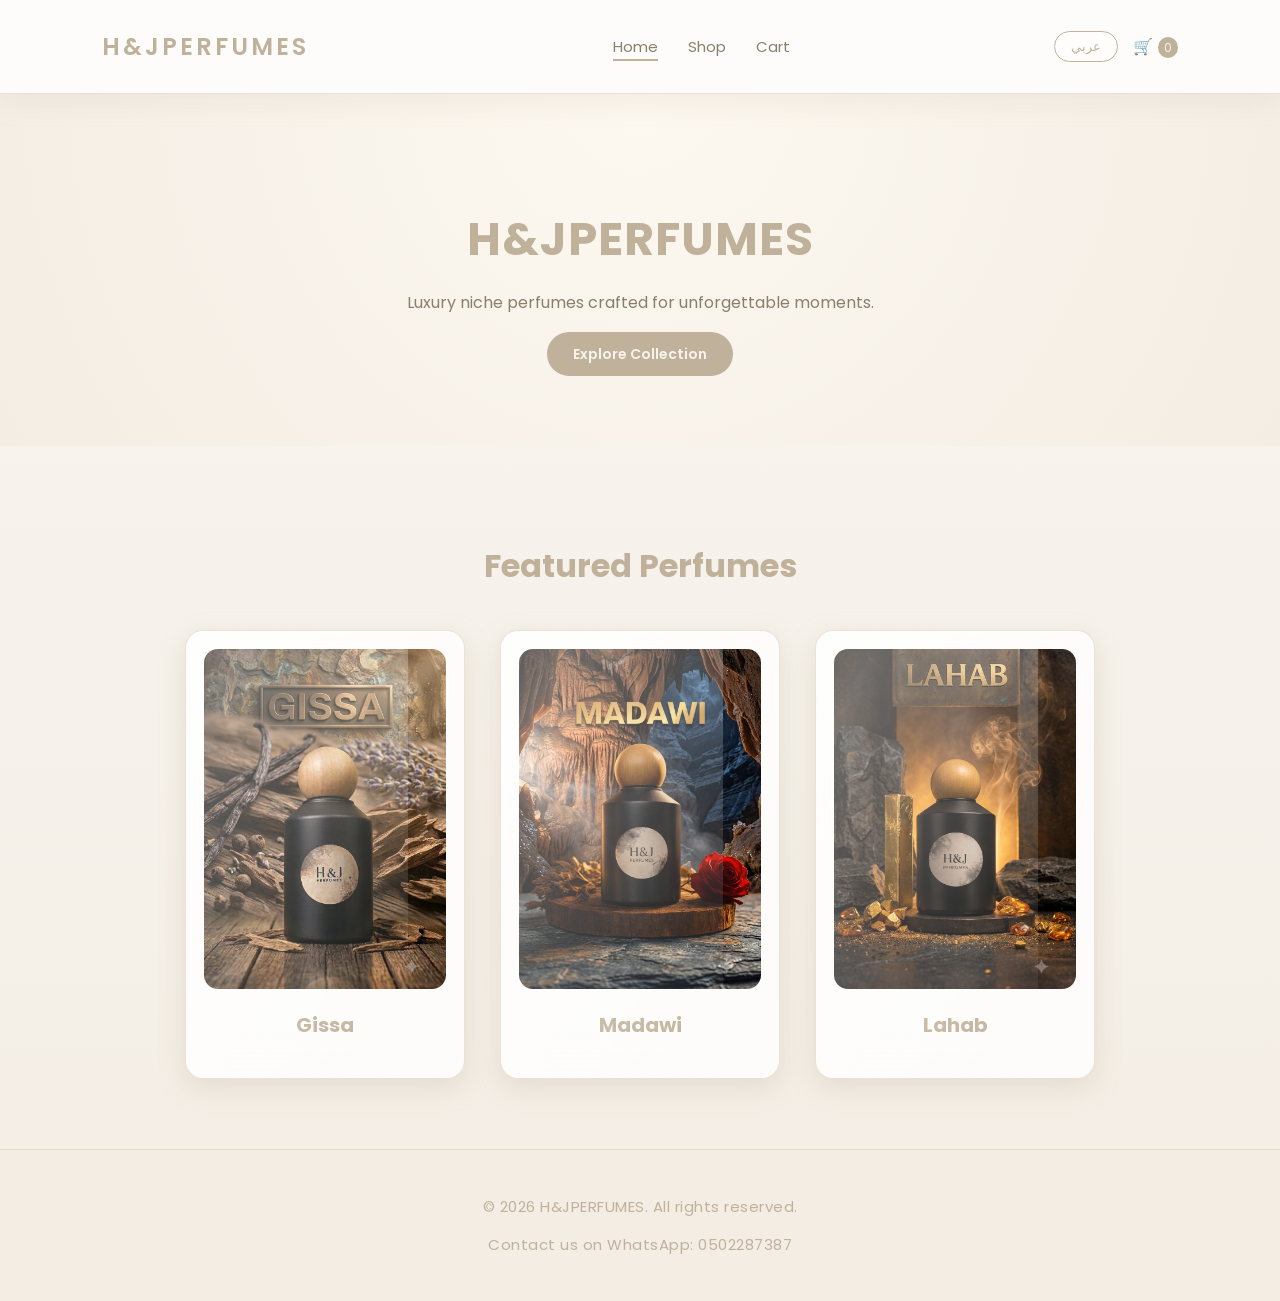
<file: index.html>
<!DOCTYPE html>
<html lang="en" dir="ltr">
<head>
    <meta charset="UTF-8">
    <title>H&JPERFUMES | Luxury Perfumes</title>
    <meta name="viewport" content="width=device-width, initial-scale=1.0">
    <link href="https://fonts.googleapis.com/css2?family=Poppins:wght@300;400;600;700&display=swap" rel="stylesheet">
    <link rel="stylesheet" href="style.css">
</head>

<body>

<!-- NAVBAR -->
<nav class="navbar">
    <div class="logo">H&JPERFUMES</div>

    <ul class="nav-links">
        <li><a href="index.html" class="active">Home</a></li>
        <li><a href="shop.html">Shop</a></li>
        <li><a href="cart.html">Cart</a></li>
    </ul>

    <div class="nav-right">
        <button class="lang-btn" onclick="setLang('ar')">عربي</button>

        <div class="icon cart" onclick="goToCart()">
            🛒<span id="cart-count">0</span>
        </div>
    </div>
</nav>


<!-- HERO SECTION -->
<header class="hero hero-dark">
    <div class="hero-text">
        <h1>H&JPERFUMES</h1>
        <p>Luxury niche perfumes crafted for unforgettable moments.</p>
        <a href="shop.html" class="btn-primary">Explore Collection</a>
    </div>
</header>


<!-- FEATURED PERFUMES -->
<section class="featured-showcase">
    <h2>Featured Perfumes</h2>

    <div class="featured-row">

        <div class="featured-item">
            <img src="gissa.png" alt="Gissa">
            <h3>Gissa</h3>
        </div>

        <div class="featured-item">
            <img src="madawi.png" alt="Madawi">
            <h3>Madawi</h3>
        </div>

        <div class="featured-item">
            <img src="lahab.png" alt="Lahab">
            <h3>Lahab</h3>
        </div>

    </div>
</section>


<!-- FOOTER -->
<footer class="footer">
    <p>© 2026 H&JPERFUMES. All rights reserved.</p>
    <p>
        <a href="https://wa.me/971502287387" target="_blank" class="whatsapp-link">
            Contact us on WhatsApp: 0502287387
        </a>
    </p>
</footer>

<script src="script.js"></script>
<script>
    initLanguage();
    updateCartCount();
</script>

</body>
</html>
</file>
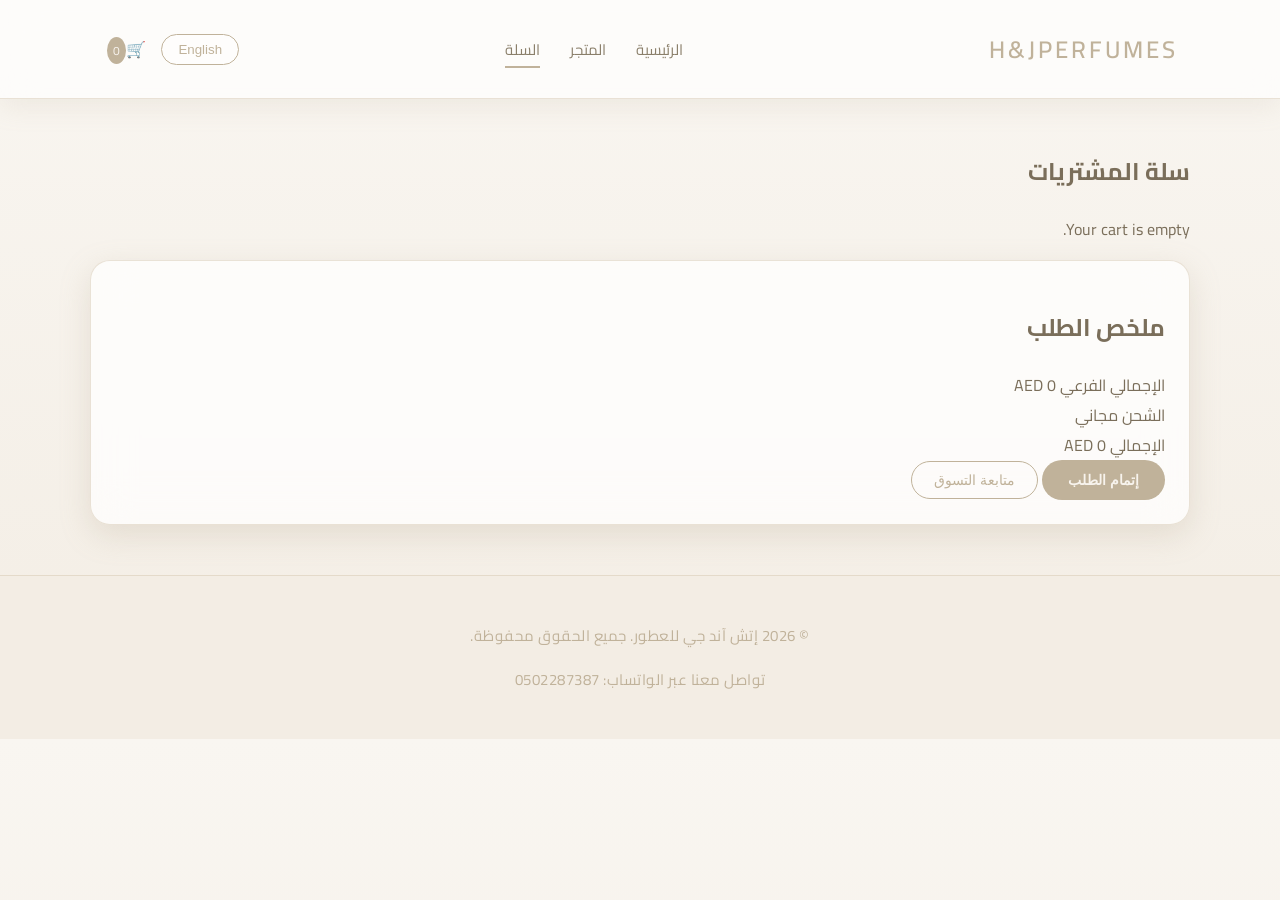
<file: cart-ar.html>
<!DOCTYPE html>
<html lang="ar" dir="rtl">
<head>
    <meta charset="UTF-8">
    <title>السلة | إتش آند جي للعطور</title>
    <meta name="viewport" content="width=device-width, initial-scale=1.0">
    <link href="https://fonts.googleapis.com/css2?family=Cairo:wght@400;600;700&display=swap" rel="stylesheet">
    <link rel="stylesheet" href="style.css">
</head>
<body class="rtl">

<!-- NAVBAR -->
<nav class="navbar">
    <div class="logo">H&JPERFUMES</div>

    <ul class="nav-links">
        <li><a href="index-ar.html">الرئيسية</a></li>
        <li><a href="shop-ar.html">المتجر</a></li>
        <li><a href="cart-ar.html" class="active">السلة</a></li>
    </ul>

    <div class="nav-right">
        <button class="lang-btn" onclick="setLang('en')">English</button>

        <div class="icon cart" onclick="goToCart()">
            🛒<span id="cart-count">0</span>
        </div>
    </div>
</nav>


<!-- CART PAGE -->
<section class="cart-page">
    <h1 class="cart-title">سلة المشتريات</h1>

    <div id="cart-items" class="cart-items"></div>

    <div class="cart-summary">
        <h2>ملخص الطلب</h2>

        <div class="summary-row">
            <span>الإجمالي الفرعي</span>
            <span id="cart-subtotal">0 درهم</span>
        </div>

        <div class="summary-row">
            <span>الشحن</span>
            <span>مجاني</span>
        </div>

        <div class="summary-total">
            <span>الإجمالي</span>
            <span id="cart-total">0 درهم</span>
        </div>

        <button class="btn-primary" onclick="window.location='checkout-ar.html'">
            إتمام الطلب
        </button>

        <button class="btn-ghost" onclick="window.location='shop-ar.html'">
            متابعة التسوق
        </button>
    </div>
</section>


<!-- FOOTER -->
<footer class="footer">
    <p>© 2026 إتش آند جي للعطور. جميع الحقوق محفوظة.</p>

    <p>
        <a href="https://wa.me/971502287387" target="_blank" class="whatsapp-link">
            تواصل معنا عبر الواتساب: 0502287387
        </a>
    </p>
</footer>

<script src="script.js"></script>
<script>
    updateCartCount();
    displayCart();
</script>

</body>
</html>
</file>
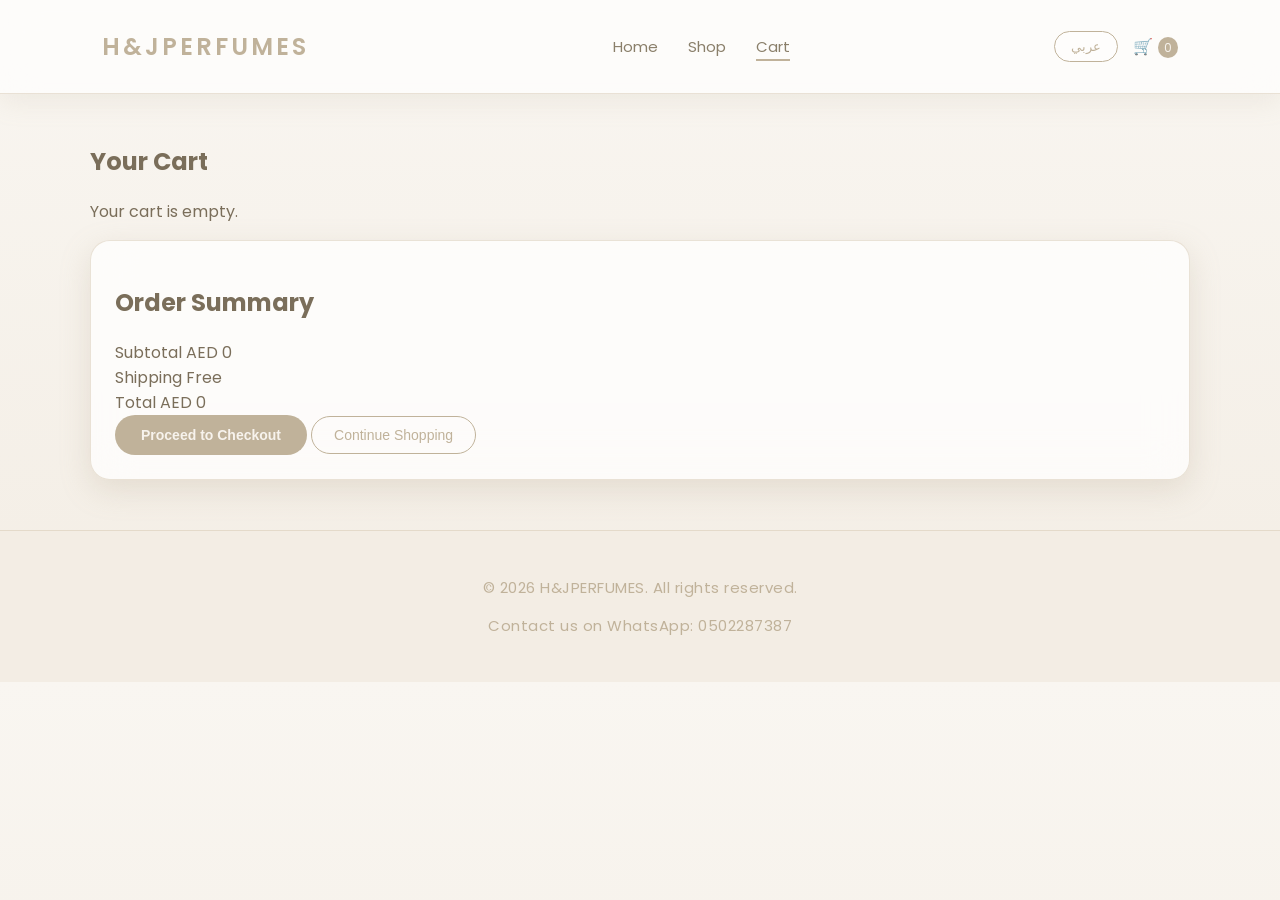
<file: cart.html>
<!DOCTYPE html>
<html lang="en" dir="ltr">
<head>
    <meta charset="UTF-8">
    <title>Cart | H&JPERFUMES</title>
    <meta name="viewport" content="width=device-width, initial-scale=1.0">
    <link href="https://fonts.googleapis.com/css2?family=Poppins:wght@300;400;500;600;700&display=swap" rel="stylesheet">
    <link rel="stylesheet" href="style.css">
</head>
<body>

<!-- NAVBAR -->
<nav class="navbar">
    <div class="logo">H&JPERFUMES</div>

    <ul class="nav-links">
        <li><a href="index.html">Home</a></li>
        <li><a href="shop.html">Shop</a></li>
        <li><a href="cart.html" class="active">Cart</a></li>
    </ul>

    <div class="nav-right">
        <button class="lang-btn" onclick="setLang('ar')">عربي</button>

        <div class="icon cart" onclick="goToCart()">
            🛒<span id="cart-count">0</span>
        </div>
    </div>
</nav>


<!-- CART PAGE -->
<section class="cart-page">
    <h1 class="cart-title">Your Cart</h1>

    <div id="cart-items" class="cart-items"></div>

    <div class="cart-summary">
        <h2>Order Summary</h2>

        <div class="summary-row">
            <span>Subtotal</span>
            <span id="cart-subtotal">AED 0</span>
        </div>

        <div class="summary-row">
            <span>Shipping</span>
            <span>Free</span>
        </div>

        <div class="summary-total">
            <span>Total</span>
            <span id="cart-total">AED 0</span>
        </div>

        <button class="btn-primary" onclick="window.location='checkout.html'">
            Proceed to Checkout
        </button>

        <button class="btn-ghost" onclick="window.location='shop.html'">
            Continue Shopping
        </button>
    </div>
</section>


<!-- FOOTER -->
<footer class="footer">
    <p>© 2026 H&JPERFUMES. All rights reserved.</p>

    <p>
        <a href="https://wa.me/971502287387" target="_blank" class="whatsapp-link">
            Contact us on WhatsApp: 0502287387
        </a>
    </p>
</footer>

<script src="script.js"></script>
<script>
    initLanguage();
    updateCartCount();
    displayCart();
</script>

</body>
</html>
</file>
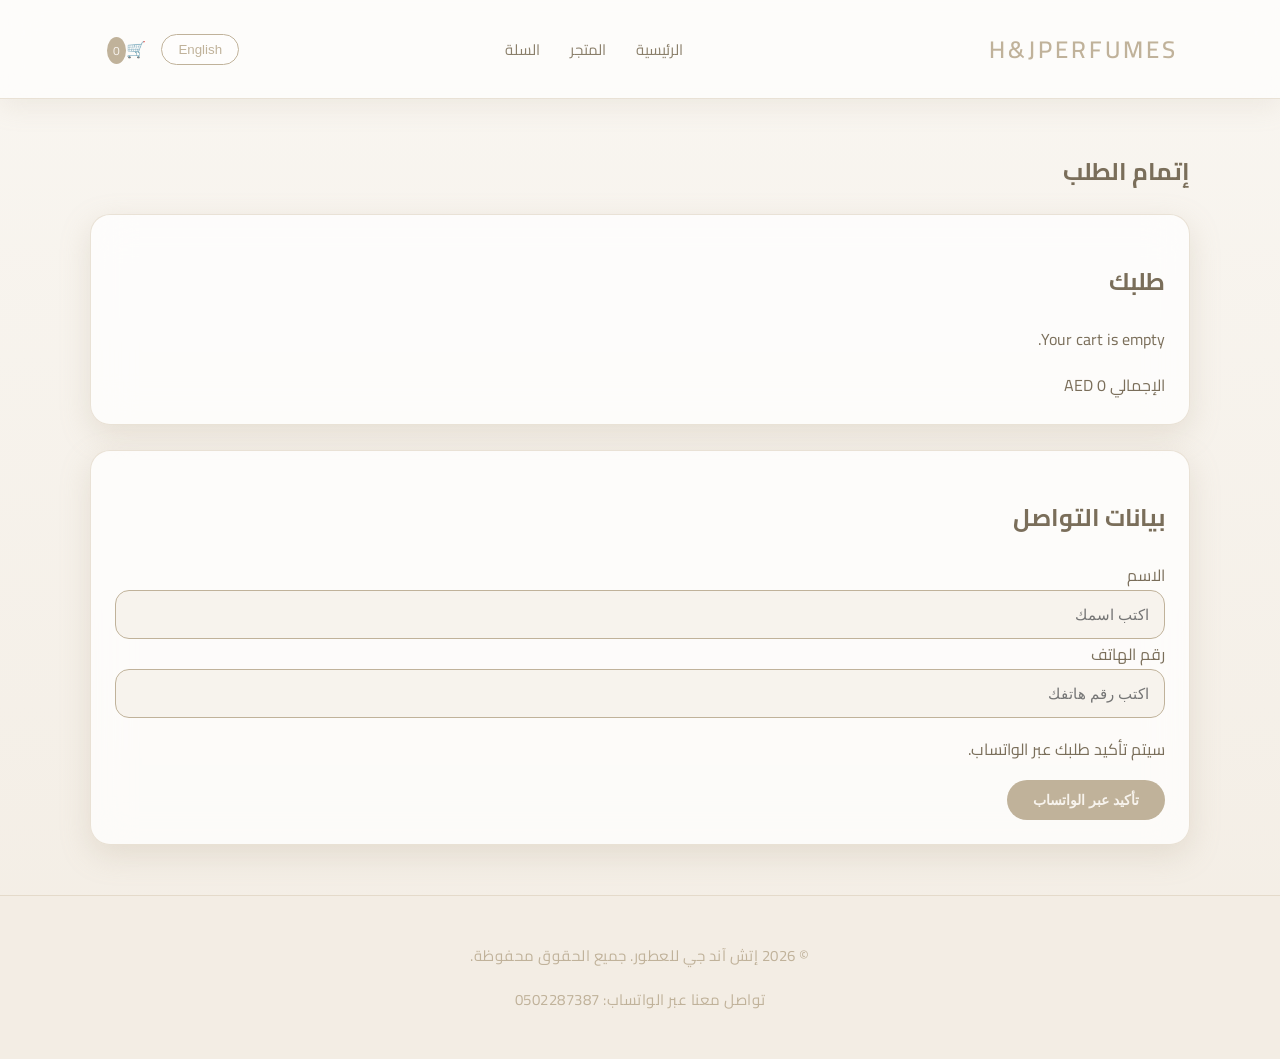
<file: checkout-ar.html>
<!DOCTYPE html>
<html lang="ar" dir="rtl">
<head>
    <meta charset="UTF-8">
    <title>إتمام الطلب | إتش آند جي للعطور</title>
    <meta name="viewport" content="width=device-width, initial-scale=1.0">
    <link href="https://fonts.googleapis.com/css2?family=Cairo:wght@400;600;700&display=swap" rel="stylesheet">
    <link rel="stylesheet" href="style.css">
</head>
<body class="rtl">

<!-- NAVBAR -->
<nav class="navbar">
    <div class="logo">H&JPERFUMES</div>

    <ul class="nav-links">
        <li><a href="index-ar.html">الرئيسية</a></li>
        <li><a href="shop-ar.html">المتجر</a></li>
        <li><a href="cart-ar.html">السلة</a></li>
    </ul>

    <div class="nav-right">
        <button class="lang-btn" onclick="setLang('en')">English</button>

        <div class="icon cart" onclick="goToCart()">
            🛒<span id="cart-count">0</span>
        </div>
    </div>
</nav>


<!-- CHECKOUT PAGE -->
<section class="checkout-page">
    <h1>إتمام الطلب</h1>

    <div class="checkout-layout">
        <div class="checkout-summary">
            <h2>طلبك</h2>
            <div id="checkout-items"></div>

            <div class="summary-total">
                <span>الإجمالي</span>
                <span id="checkout-total">0 درهم</span>
            </div>
        </div>

        <div class="checkout-details">
            <h2>بيانات التواصل</h2>

            <label>الاسم</label>
            <input type="text" id="customer-name" placeholder="اكتب اسمك">

            <label>رقم الهاتف</label>
            <input type="text" id="customer-phone" placeholder="اكتب رقم هاتفك">

            <p class="note">سيتم تأكيد طلبك عبر الواتساب.</p>

            <button class="btn-primary" onclick="sendOrderToWhatsApp()">
                تأكيد عبر الواتساب
            </button>
        </div>
    </div>
</section>


<!-- FOOTER -->
<footer class="footer">
    <p>© 2026 إتش آند جي للعطور. جميع الحقوق محفوظة.</p>

    <p>
        <a href="https://wa.me/971502287387" target="_blank" class="whatsapp-link">
            تواصل معنا عبر الواتساب: 0502287387
        </a>
    </p>
</footer>

<script src="script.js"></script>
<script>
    updateCartCount();
    displayCheckout();

    function sendOrderToWhatsApp() {
        const name = document.getElementById("customer-name").value;
        const phone = document.getElementById("customer-phone").value;
        const total = document.getElementById("checkout-total").innerText;

        const message =
            `مرحباً، أرغب في تأكيد طلبي.%0A%0A` +
            `الاسم: ${name}%0A` +
            `رقم الهاتف: ${phone}%0A` +
            `الإجمالي: ${total}%0A%0A` +
            `يرجى تأكيد الطلب.`;

        window.location.href = `https://wa.me/971502287387?text=${message}`;
    }
</script>

</body>
</html>
</file>
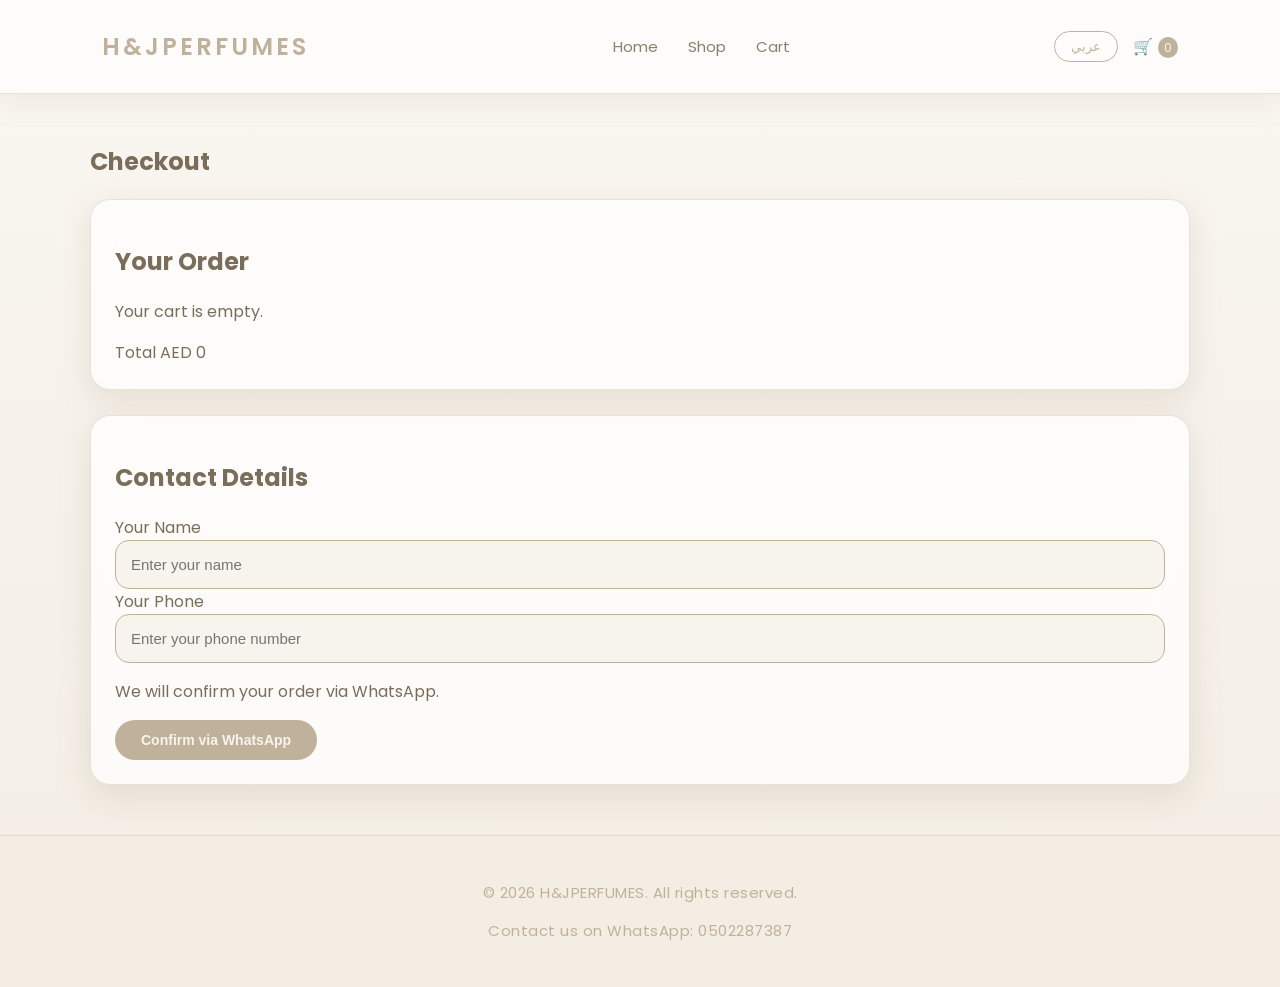
<file: checkout.html>
<!DOCTYPE html>
<html lang="en" dir="ltr">
<head>
    <meta charset="UTF-8">
    <title>Checkout | H&JPERFUMES</title>
    <meta name="viewport" content="width=device-width, initial-scale=1.0">
    <link href="https://fonts.googleapis.com/css2?family=Poppins:wght@300;400;500;600;700&display=swap" rel="stylesheet">
    <link rel="stylesheet" href="style.css">
</head>
<body>

<!-- NAVBAR -->
<nav class="navbar">
    <div class="logo">H&JPERFUMES</div>

    <ul class="nav-links">
        <li><a href="index.html">Home</a></li>
        <li><a href="shop.html">Shop</a></li>
        <li><a href="cart.html">Cart</a></li>
    </ul>

    <div class="nav-right">
        <button class="lang-btn" onclick="setLang('ar')">عربي</button>

        <div class="icon cart" onclick="goToCart()">
            🛒<span id="cart-count">0</span>
        </div>
    </div>
</nav>


<!-- CHECKOUT PAGE -->
<section class="checkout-page">
    <h1>Checkout</h1>

    <div class="checkout-layout">
        <div class="checkout-summary">
            <h2>Your Order</h2>
            <div id="checkout-items"></div>

            <div class="summary-total">
                <span>Total</span>
                <span id="checkout-total">AED 0</span>
            </div>
        </div>

        <div class="checkout-details">
            <h2>Contact Details</h2>

            <label>Your Name</label>
            <input type="text" id="customer-name" placeholder="Enter your name">

            <label>Your Phone</label>
            <input type="text" id="customer-phone" placeholder="Enter your phone number">

            <p class="note">We will confirm your order via WhatsApp.</p>

            <button class="btn-primary" onclick="sendOrderToWhatsApp()">
                Confirm via WhatsApp
            </button>
        </div>
    </div>
</section>


<!-- FOOTER -->
<footer class="footer">
    <p>© 2026 H&JPERFUMES. All rights reserved.</p>

    <p>
        <a href="https://wa.me/971502287387" target="_blank" class="whatsapp-link">
            Contact us on WhatsApp: 0502287387
        </a>
    </p>
</footer>

<script src="script.js"></script>
<script>
    initLanguage();
    updateCartCount();
    displayCheckout();

    function sendOrderToWhatsApp() {
        const name = document.getElementById("customer-name").value;
        const phone = document.getElementById("customer-phone").value;
        const total = document.getElementById("checkout-total").innerText;

        const message =
            `Hello, I want to confirm my order.%0A%0A` +
            `Name: ${name}%0A` +
            `Phone: ${phone}%0A` +
            `Total: ${total}%0A%0A` +
            `Please confirm my order.`;

        window.location.href = `https://wa.me/971502287387?text=${message}`;
    }
</script>

</body>
</html>
</file>
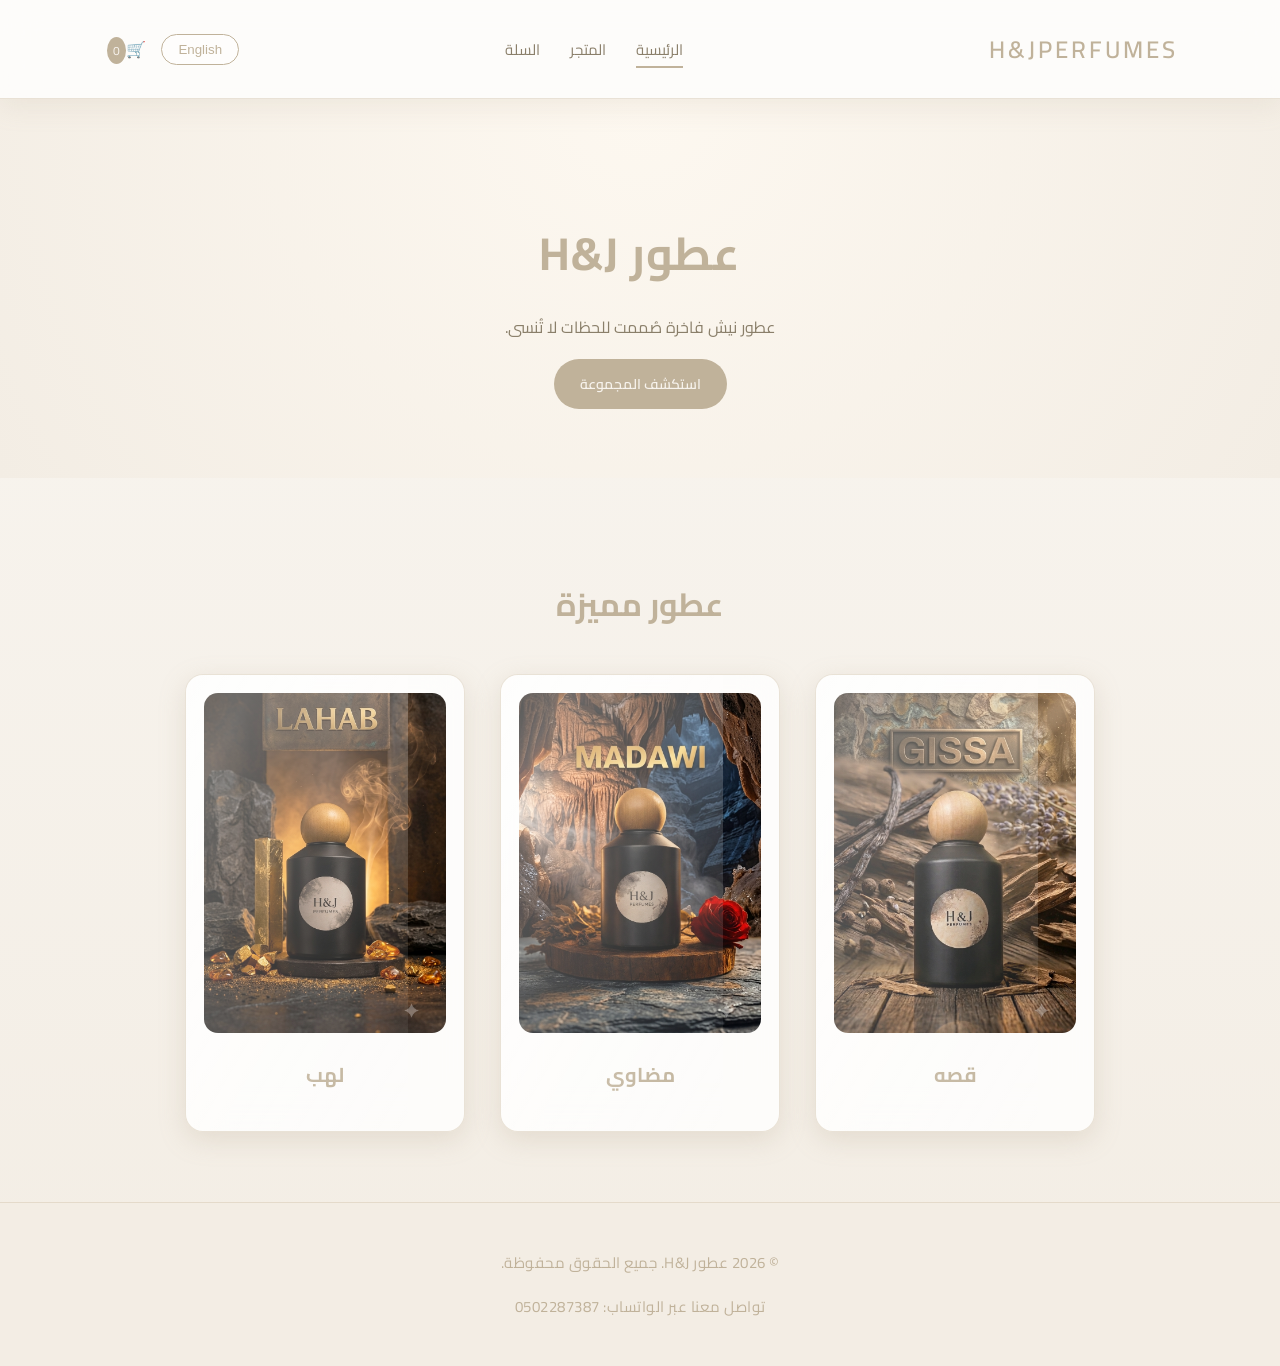
<file: index-ar.html>
<!DOCTYPE html>
<html lang="ar" dir="rtl">
<head>
    <meta charset="UTF-8">
    <title>عطور H&J | الرئيسية</title>
    <meta name="viewport" content="width=device-width, initial-scale=1.0">
    <link href="https://fonts.googleapis.com/css2?family=Cairo:wght@300;400;500;600;700&display=swap" rel="stylesheet">
    <link rel="stylesheet" href="style.css">
</head>
<body class="rtl">

<!-- NAVBAR -->
<nav class="navbar">
    <div class="logo">H&JPERFUMES</div>

    <ul class="nav-links">
        <li><a href="index-ar.html" class="active">الرئيسية</a></li>
        <li><a href="shop-ar.html">المتجر</a></li>
        <li><a href="cart-ar.html">السلة</a></li>
    </ul>

    <div class="nav-right">
        <button class="lang-btn" onclick="setLang('en')">English</button>

        <div class="icon cart" onclick="goToCart()">
            🛒<span id="cart-count">0</span>
        </div>
    </div>
</nav>


<!-- HERO SECTION -->
<header class="hero hero-dark fade-in">
    <div class="hero-text">
        <h1>عطور H&J</h1>
        <p>عطور نيش فاخرة صُممت للحظات لا تُنسى.</p>
        <a href="shop-ar.html" class="btn-primary">استكشف المجموعة</a>
    </div>
</header>


<!-- FEATURED PERFUMES -->
<section class="featured-showcase fade-in">
    <h2>عطور مميزة</h2>

    <div class="featured-row">

        <div class="featured-item fade-in">
            <img src="gissa.png" alt="Gissa">
            <h3>قصه</h3>
        </div>

        <div class="featured-item fade-in">
            <img src="madawi.png" alt="Madawi">
            <h3>مضاوي</h3>
        </div>

        <div class="featured-item fade-in">
            <img src="lahab.png" alt="Lahab">
            <h3>لهب</h3>
        </div>

    </div>
</section>


<!-- FOOTER -->
<footer class="footer fade-in">
    <p>© 2026 عطور H&J. جميع الحقوق محفوظة.</p>

    <p>
        <a href="https://wa.me/971502287387" target="_blank" class="whatsapp-link">
            تواصل معنا عبر الواتساب: 0502287387
        </a>
    </p>
</footer>

<script src="script.js"></script>
<script>
    updateCartCount();
</script>

</body>
</html>
</file>
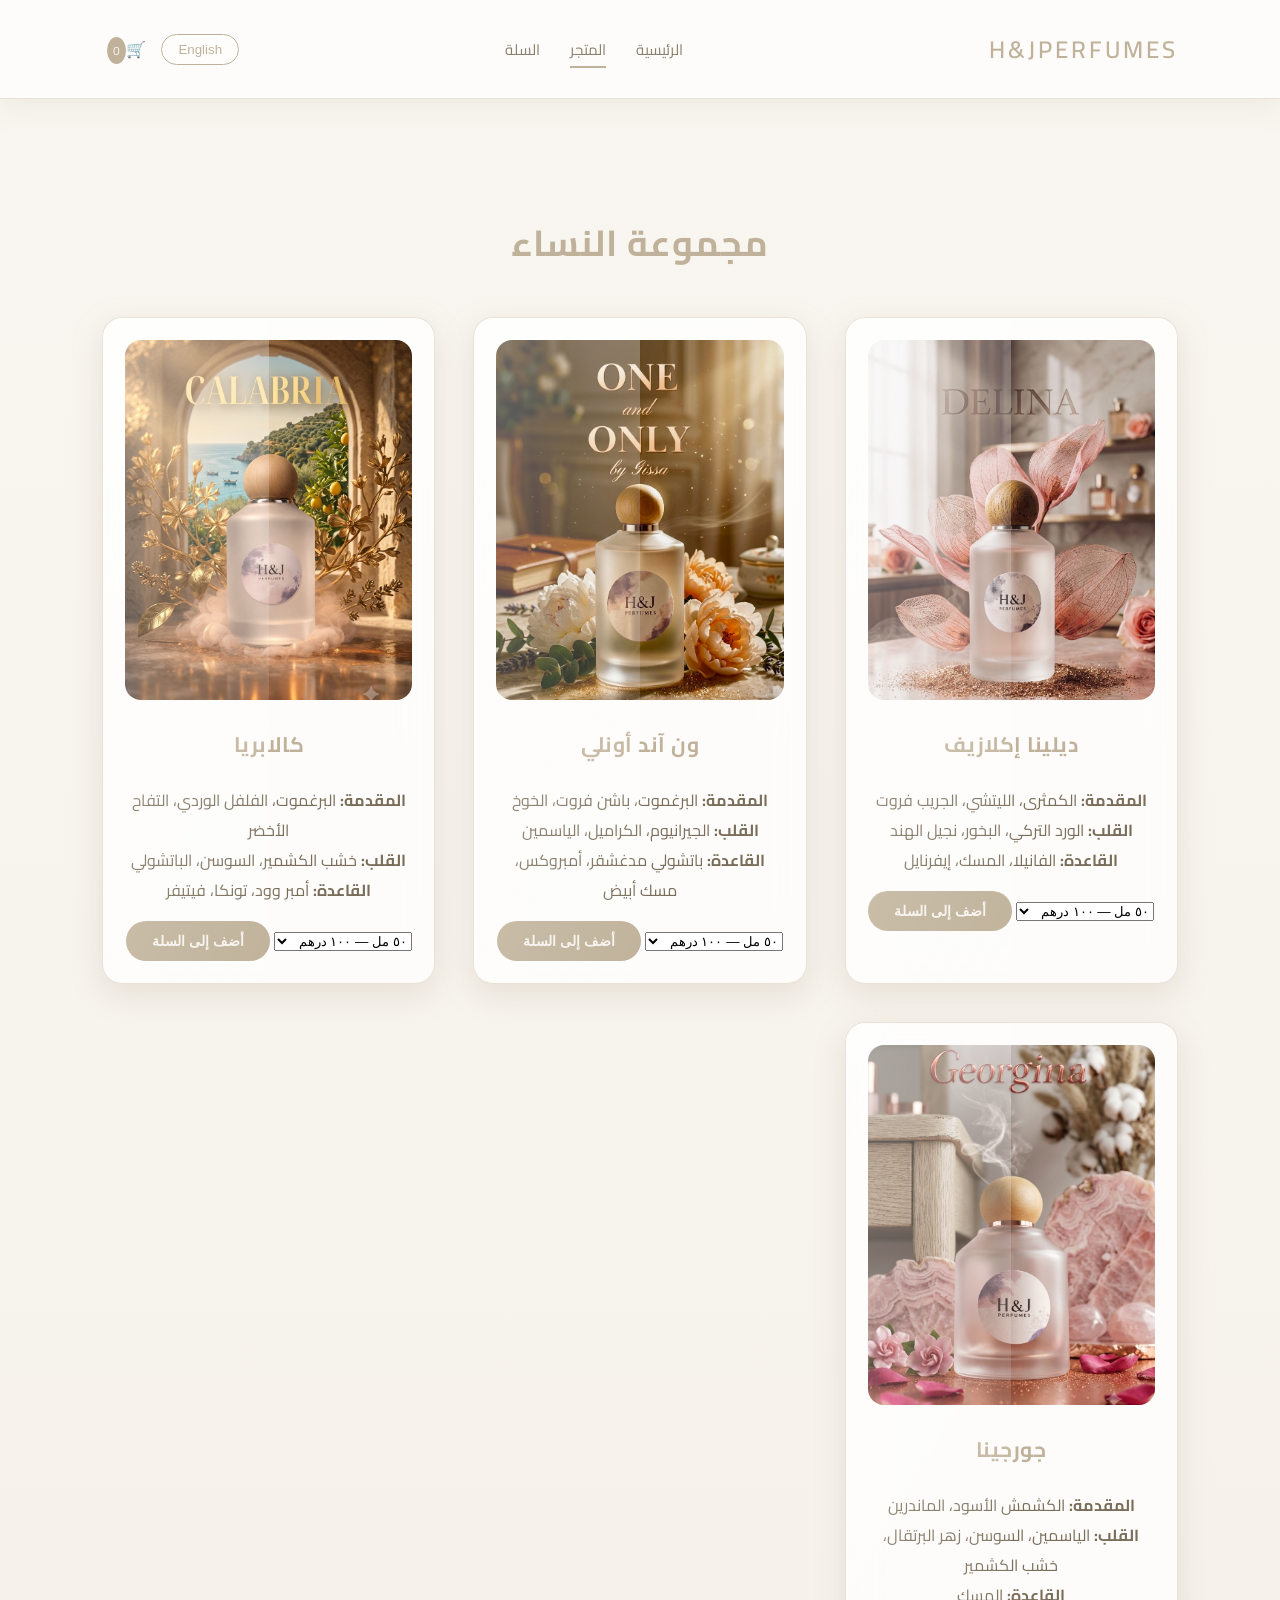
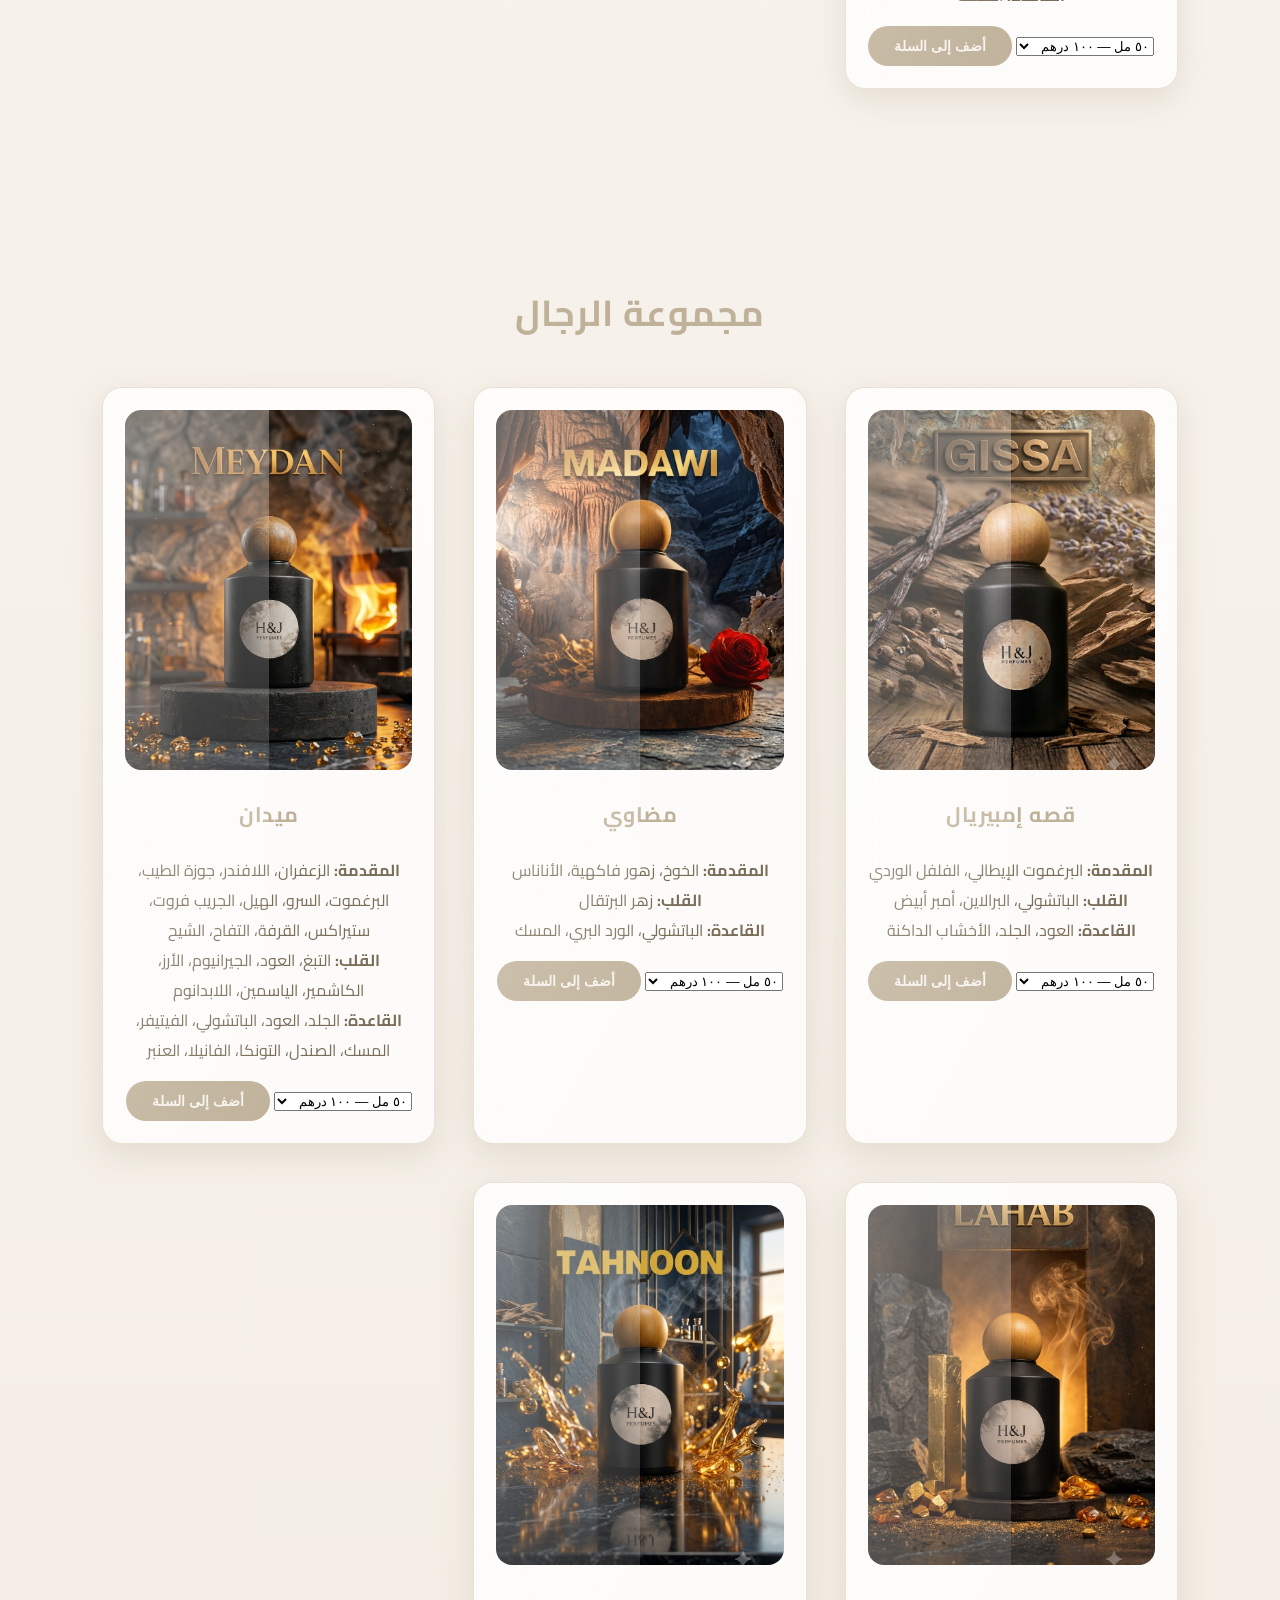
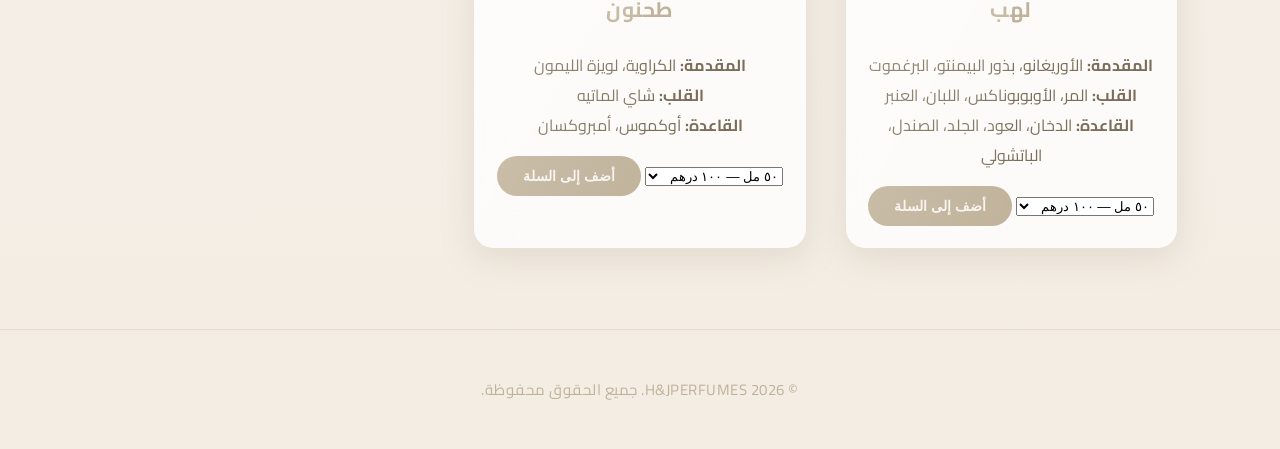
<file: shop-ar.html>
<!DOCTYPE html>
<html lang="ar" dir="rtl">
<head>
    <meta charset="UTF-8">
    <title>H&JPERFUMES | المتجر</title>
    <meta name="viewport" content="width=device-width, initial-scale=1.0">
    <link href="https://fonts.googleapis.com/css2?family=Cairo:wght@300;400;500;600;700&display=swap" rel="stylesheet">
    <link rel="stylesheet" href="style.css">
</head>

<body class="rtl">

<!-- NAVBAR -->
<nav class="navbar">
    <div class="logo">H&JPERFUMES</div>

    <ul class="nav-links">
        <li><a href="index-ar.html">الرئيسية</a></li>
        <li><a href="shop-ar.html" class="active">المتجر</a></li>
        <li><a href="cart-ar.html">السلة</a></li>
    </ul>

    <div class="nav-right">
        <button class="lang-btn" onclick="setLang('en')">English</button>

        <div class="icon cart" onclick="goToCart()">
            🛒<span id="cart-count">0</span>
        </div>
    </div>
</nav>


<!-- WOMEN'S COLLECTION -->
<section class="shop-section">
    <h2>مجموعة النساء</h2>

    <div class="product-grid">

        <!-- DELINA EXCLUSIF -->
        <div class="product-card">
            <img src="delina.png" alt="Delina Exclusif">
            <h3>ديلينا إكلازيف</h3>

            <p class="notes">
                <strong>المقدمة:</strong> الكمثرى، الليتشي، الجريب فروت<br>
                <strong>القلب:</strong> الورد التركي، البخور، نجيل الهند<br>
                <strong>القاعدة:</strong> الفانيلا، المسك، إيفرنايل
            </p>

            <select id="size-delina-ar">
                <option value="50">٥٠ مل — ١٠٠ درهم</option>
                <option value="100">١٠٠ مل — ١٥٠ درهم</option>
            </select>

            <button class="btn-primary" onclick="addPerfumeToCart('ديلينا إكلازيف', 'size-delina-ar')">
                أضف إلى السلة
            </button>
        </div>

        <!-- ONE & ONLY -->
        <div class="product-card">
            <img src="one.png" alt="One & Only">
            <h3>ون آند أونلي</h3>

            <p class="notes">
                <strong>المقدمة:</strong> البرغموت، باشن فروت، الخوخ<br>
                <strong>القلب:</strong> الجيرانيوم، الكراميل، الياسمين<br>
                <strong>القاعدة:</strong> باتشولي مدغشقر، أمبروكس، مسك أبيض
            </p>

            <select id="size-one-ar">
                <option value="50">٥٠ مل — ١٠٠ درهم</option>
                <option value="100">١٠٠ مل — ١٥٠ درهم</option>
            </select>

            <button class="btn-primary" onclick="addPerfumeToCart('ون آند أونلي', 'size-one-ar')">
                أضف إلى السلة
            </button>
        </div>

        <!-- CALABRIA -->
        <div class="product-card">
            <img src="calabria.png" alt="Calabria">
            <h3>كالابريا</h3>

            <p class="notes">
                <strong>المقدمة:</strong> البرغموت، الفلفل الوردي، التفاح الأخضر<br>
                <strong>القلب:</strong> خشب الكشمير، السوسن، الباتشولي<br>
                <strong>القاعدة:</strong> أمبر وود، تونكا، فيتيفر
            </p>

            <select id="size-calabria-ar">
                <option value="50">٥٠ مل — ١٠٠ درهم</option>
                <option value="100">١٠٠ مل — ١٥٠ درهم</option>
            </select>

            <button class="btn-primary" onclick="addPerfumeToCart('كالابريا', 'size-calabria-ar')">
                أضف إلى السلة
            </button>
        </div>

        <!-- GEORGINA -->
        <div class="product-card">
            <img src="georgina.png" alt="Georgina">
            <h3>جورجينا</h3>

            <p class="notes">
                <strong>المقدمة:</strong> الكشمش الأسود، الماندرين<br>
                <strong>القلب:</strong> الياسمين، السوسن، زهر البرتقال، خشب الكشمير<br>
                <strong>القاعدة:</strong> المسك
            </p>

            <select id="size-georgina-ar">
                <option value="50">٥٠ مل — ١٠٠ درهم</option>
                <option value="100">١٠٠ مل — ١٥٠ درهم</option>
            </select>

            <button class="btn-primary" onclick="addPerfumeToCart('جورجينا', 'size-georgina-ar')">
                أضف إلى السلة
            </button>
        </div>

    </div>
</section>


<!-- MEN'S COLLECTION -->
<section class="shop-section">
    <h2>مجموعة الرجال</h2>

    <div class="product-grid">

        <!-- GISSAH IMPERIAL -->
        <div class="product-card">
            <img src="gissa.png" alt="Gissah Imperial">
            <h3>قصه إمبيريال</h3>

            <p class="notes">
                <strong>المقدمة:</strong> البرغموت الإيطالي، الفلفل الوردي<br>
                <strong>القلب:</strong> الباتشولي، البرالاين، أمبر أبيض<br>
                <strong>القاعدة:</strong> العود، الجلد، الأخشاب الداكنة
            </p>

            <select id="size-gissa-ar">
                <option value="50">٥٠ مل — ١٠٠ درهم</option>
                <option value="100">١٠٠ مل — ١٥٠ درهم</option>
            </select>

            <button class="btn-primary" onclick="addPerfumeToCart('جيسّا إمبيريال', 'size-gissa-ar')">
                أضف إلى السلة
            </button>
        </div>

        <!-- MADAWI -->
        <div class="product-card">
            <img src="madawi.png" alt="Madawi">
            <h3>مضاوي</h3>

            <p class="notes">
                <strong>المقدمة:</strong> الخوخ، زهور فاكهية، الأناناس<br>
                <strong>القلب:</strong> زهر البرتقال<br>
                <strong>القاعدة:</strong> الباتشولي، الورد البري، المسك
            </p>

            <select id="size-madawi-ar">
                <option value="50">٥٠ مل — ١٠٠ درهم</option>
                <option value="100">١٠٠ مل — ١٥٠ درهم</option>
            </select>

            <button class="btn-primary" onclick="addPerfumeToCart('مضاوي', 'size-madawi-ar')">
                أضف إلى السلة
            </button>
        </div>

        <!-- MEYDAN -->
        <div class="product-card">
            <img src="meydan.png" alt="Meydan">
            <h3>ميدان</h3>

            <p class="notes">
                <strong>المقدمة:</strong> الزعفران، اللافندر، جوزة الطيب، البرغموت، السرو، الهيل، الجريب فروت، ستيراكس، القرفة، التفاح، الشيح<br>
                <strong>القلب:</strong> التبغ، العود، الجيرانيوم، الأرز، الكاشمير، الياسمين، اللابدانوم<br>
                <strong>القاعدة:</strong> الجلد، العود، الباتشولي، الفيتيفر، المسك، الصندل، التونكا، الفانيلا، العنبر
            </p>

            <select id="size-meydan-ar">
                <option value="50">٥٠ مل — ١٠٠ درهم</option>
                <option value="100">١٠٠ مل — ١٥٠ درهم</option>
            </select>

            <button class="btn-primary" onclick="addPerfumeToCart('ميدان', 'size-meydan-ar')">
                أضف إلى السلة
            </button>
        </div>

        <!-- LAHAB -->
        <div class="product-card">
            <img src="lahab.png" alt="Lahab">
            <h3>لهب</h3>

            <p class="notes">
                <strong>المقدمة:</strong> الأوريغانو، بذور البيمنتو، البرغموت<br>
                <strong>القلب:</strong> المر، الأوبوبوناكس، اللبان، العنبر<br>
                <strong>القاعدة:</strong> الدخان، العود، الجلد، الصندل، الباتشولي
            </p>

            <select id="size-lahab-ar">
                <option value="50">٥٠ مل — ١٠٠ درهم</option>
                <option value="100">١٠٠ مل — ١٥٠ درهم</option>
            </select>

            <button class="btn-primary" onclick="addPerfumeToCart('لهب', 'size-lahab-ar')">
                أضف إلى السلة
            </button>
        </div>

        <!-- TAHNOON -->
        <div class="product-card">
            <img src="tahnoon.png" alt="Tahnoon">
            <h3>طحنون</h3>

            <p class="notes">
                <strong>المقدمة:</strong> الكراوية، لويزة الليمون<br>
                <strong>القلب:</strong> شاي الماتيه<br>
                <strong>القاعدة:</strong> أوكموس، أمبروكسان
            </p>

            <select id="size-tahnoon-ar">
                <option value="50">٥٠ مل — ١٠٠ درهم</option>
                <option value="100">١٠٠ مل — ١٥٠ درهم</option>
            </select>

            <button class="btn-primary" onclick="addPerfumeToCart('طحنون', 'size-tahnoon-ar')">
                أضف إلى السلة
            </button>
        </div>

    </div>
</section>


<!-- FOOTER -->
<footer class="footer">
    <p>© 2026 H&JPERFUMES. جميع الحقوق محفوظة.</p>
</footer>

<script src="script.js"></script>
<script>
    updateCartCount();
</script>

</body>
</html>
</file>
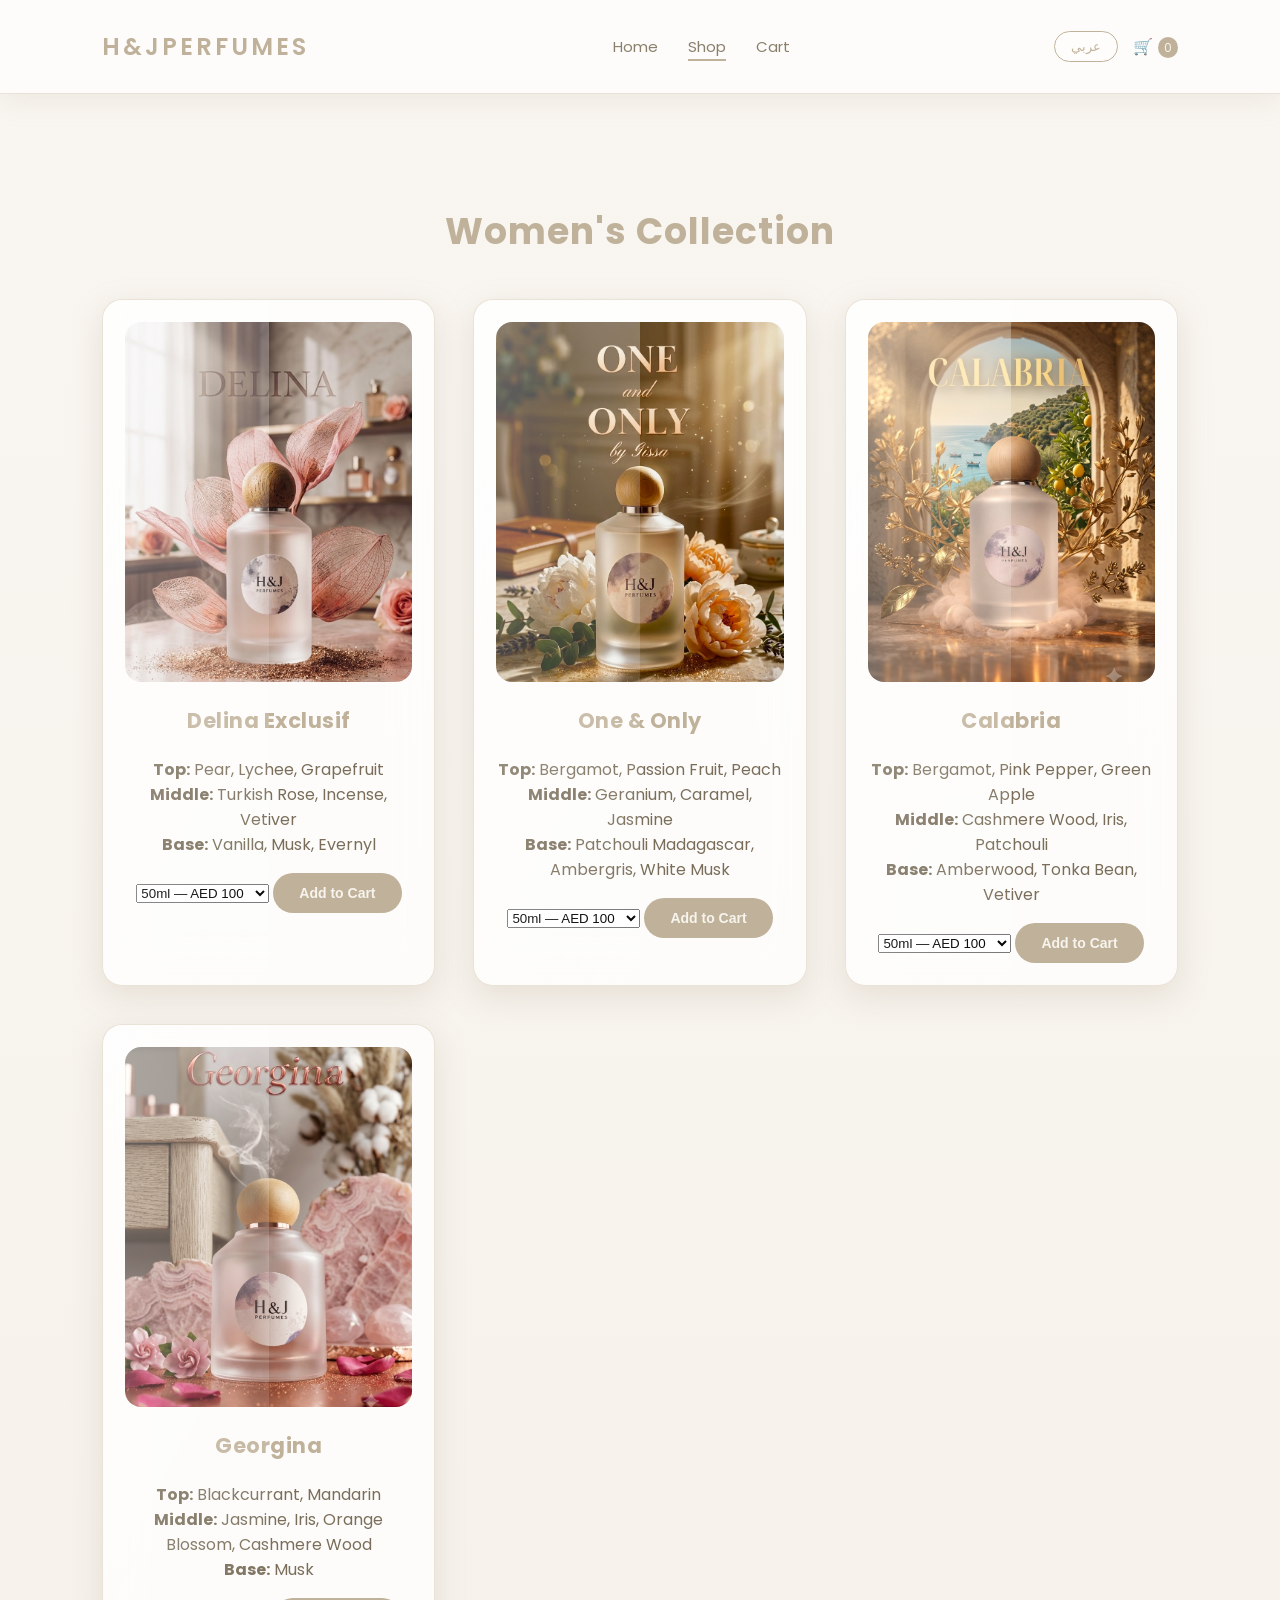
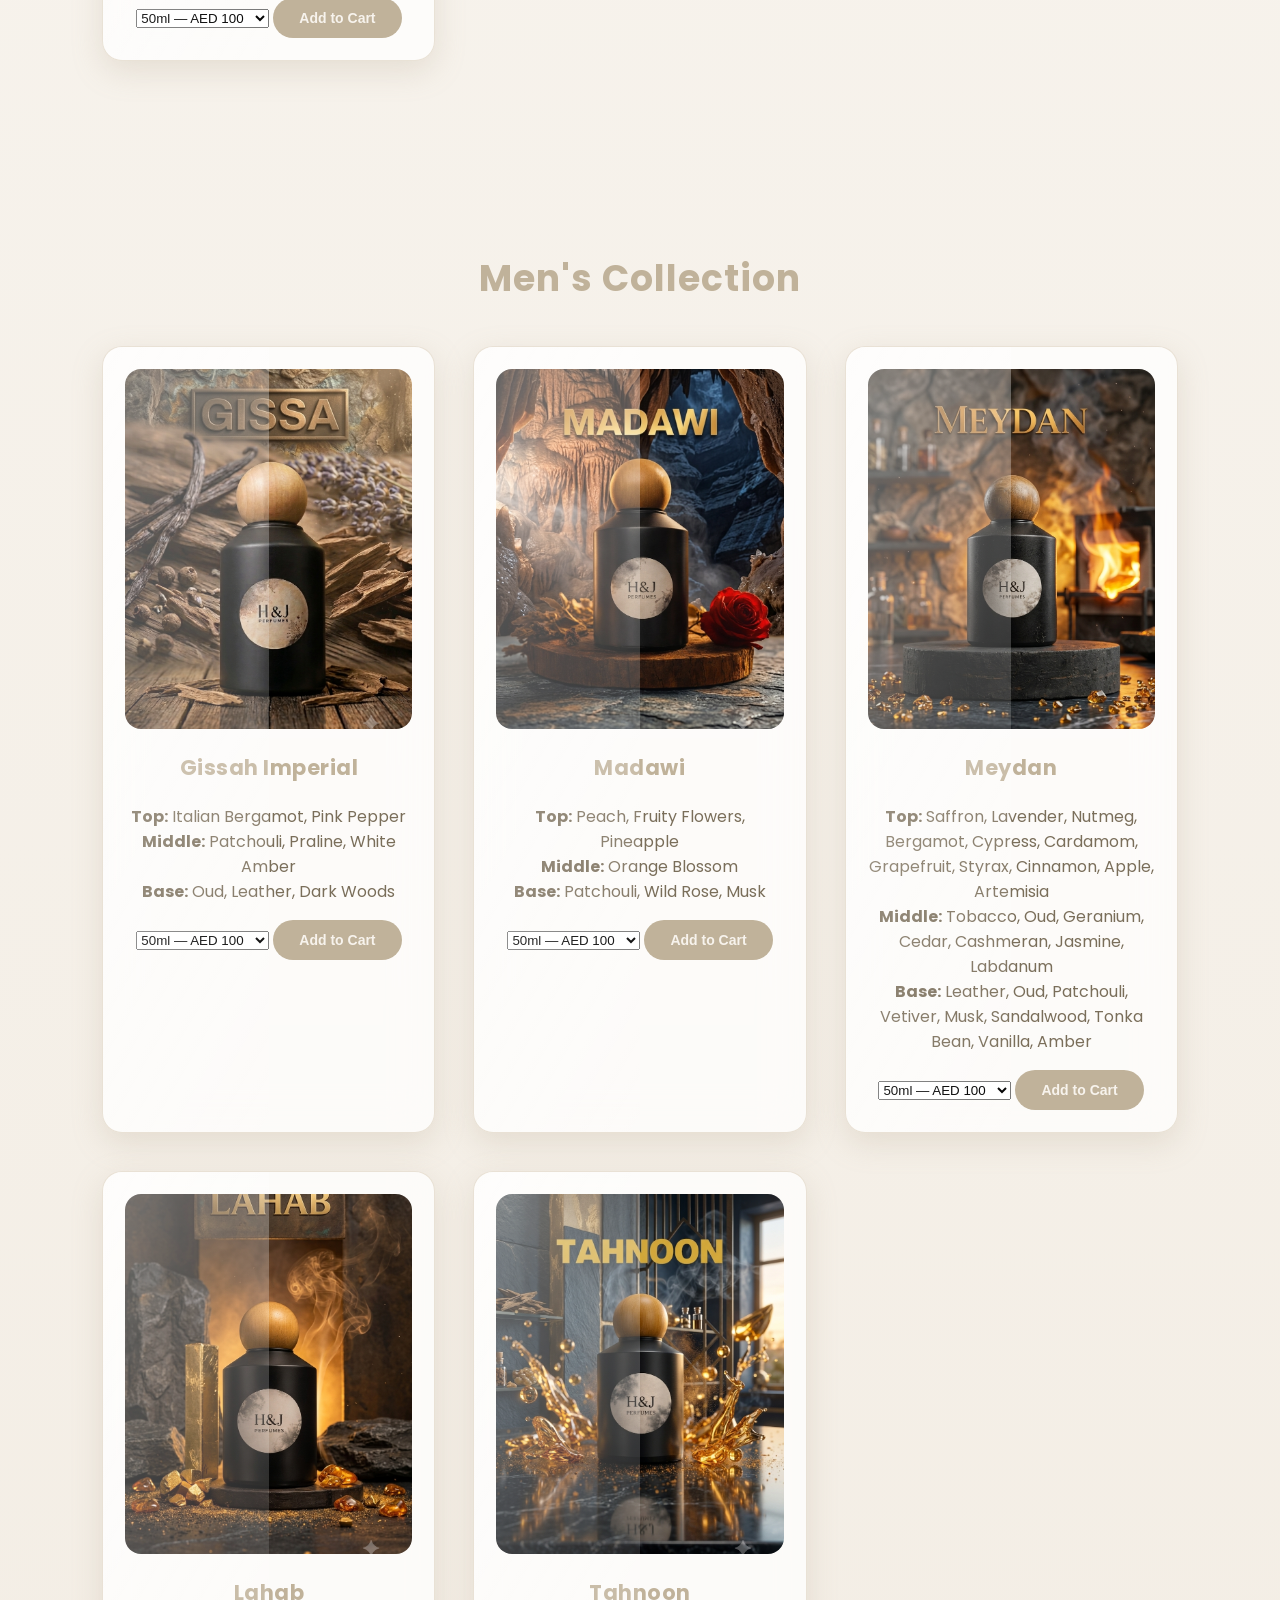
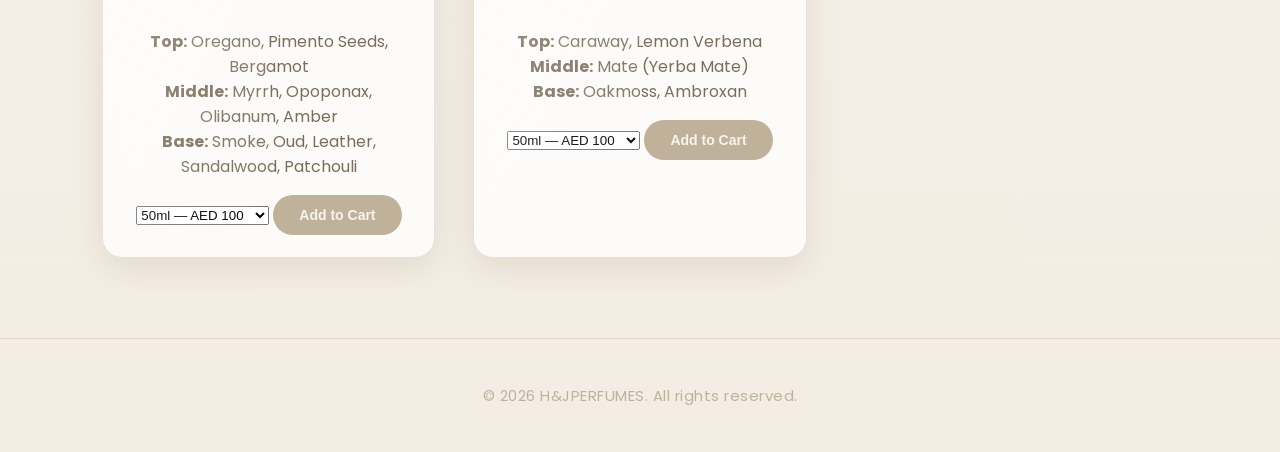
<file: shop.html>
<!DOCTYPE html>
<html lang="en" dir="ltr">
<head>
    <meta charset="UTF-8">
    <title>H&JPERFUMES | Shop</title>
    <meta name="viewport" content="width=device-width, initial-scale=1.0">
    <link href="https://fonts.googleapis.com/css2?family=Poppins:wght@300;400;500;600;700&display=swap" rel="stylesheet">
    <link rel="stylesheet" href="style.css">
</head>

<body>

<!-- NAVBAR -->
<nav class="navbar">
    <div class="logo">H&JPERFUMES</div>

    <ul class="nav-links">
        <li><a href="index.html">Home</a></li>
        <li><a href="shop.html" class="active">Shop</a></li>
        <li><a href="cart.html">Cart</a></li>
    </ul>

    <div class="nav-right">
        <button class="lang-btn" onclick="setLang('ar')">عربي</button>

        <div class="icon cart" onclick="goToCart()">
            🛒<span id="cart-count">0</span>
        </div>
    </div>
</nav>


<!-- WOMEN'S COLLECTION -->
<section class="shop-section">
    <h2>Women's Collection</h2>

    <div class="product-grid">

        <!-- DELINA EXCLUSIF -->
        <div class="product-card">
            <img src="delina.png" alt="Delina Exclusif">
            <h3>Delina Exclusif</h3>

            <p class="notes">
                <strong>Top:</strong> Pear, Lychee, Grapefruit<br>
                <strong>Middle:</strong> Turkish Rose, Incense, Vetiver<br>
                <strong>Base:</strong> Vanilla, Musk, Evernyl
            </p>

            <select id="size-delina">
                <option value="50">50ml — AED 100</option>
                <option value="100">100ml — AED 150</option>
            </select>

            <button class="btn-primary" onclick="addPerfumeToCart('Delina Exclusif', 'size-delina')">
                Add to Cart
            </button>
        </div>

        <!-- ONE & ONLY -->
        <div class="product-card">
            <img src="one.png" alt="One & Only">
            <h3>One & Only</h3>

            <p class="notes">
                <strong>Top:</strong> Bergamot, Passion Fruit, Peach<br>
                <strong>Middle:</strong> Geranium, Caramel, Jasmine<br>
                <strong>Base:</strong> Patchouli Madagascar, Ambergris, White Musk
            </p>

            <select id="size-one">
                <option value="50">50ml — AED 100</option>
                <option value="100">100ml — AED 150</option>
            </select>

            <button class="btn-primary" onclick="addPerfumeToCart('One & Only', 'size-one')">
                Add to Cart
            </button>
        </div>

        <!-- CALABRIA -->
        <div class="product-card">
            <img src="calabria.png" alt="Calabria">
            <h3>Calabria</h3>

            <p class="notes">
                <strong>Top:</strong> Bergamot, Pink Pepper, Green Apple<br>
                <strong>Middle:</strong> Cashmere Wood, Iris, Patchouli<br>
                <strong>Base:</strong> Amberwood, Tonka Bean, Vetiver
            </p>

            <select id="size-calabria">
                <option value="50">50ml — AED 100</option>
                <option value="100">100ml — AED 150</option>
            </select>

            <button class="btn-primary" onclick="addPerfumeToCart('Calabria', 'size-calabria')">
                Add to Cart
            </button>
        </div>

        <!-- GEORGINA -->
        <div class="product-card">
            <img src="georgina.png" alt="Georgina">
            <h3>Georgina</h3>

            <p class="notes">
                <strong>Top:</strong> Blackcurrant, Mandarin<br>
                <strong>Middle:</strong> Jasmine, Iris, Orange Blossom, Cashmere Wood<br>
                <strong>Base:</strong> Musk
            </p>

            <select id="size-georgina">
                <option value="50">50ml — AED 100</option>
                <option value="100">100ml — AED 150</option>
            </select>

            <button class="btn-primary" onclick="addPerfumeToCart('Georgina', 'size-georgina')">
                Add to Cart
            </button>
        </div>

    </div>
</section>


<!-- MEN'S COLLECTION -->
<section class="shop-section">
    <h2>Men's Collection</h2>

    <div class="product-grid">

        <!-- GISSAH IMPERIAL -->
        <div class="product-card">
            <img src="gissa.png" alt="Gissah Imperial">
            <h3>Gissah Imperial</h3>

            <p class="notes">
                <strong>Top:</strong> Italian Bergamot, Pink Pepper<br>
                <strong>Middle:</strong> Patchouli, Praline, White Amber<br>
                <strong>Base:</strong> Oud, Leather, Dark Woods
            </p>

            <select id="size-gissa">
                <option value="50">50ml — AED 100</option>
                <option value="100">100ml — AED 150</option>
            </select>

            <button class="btn-primary" onclick="addPerfumeToCart('Gissah Imperial', 'size-gissa')">
                Add to Cart
            </button>
        </div>

        <!-- MADAWI -->
        <div class="product-card">
            <img src="madawi.png" alt="Madawi">
            <h3>Madawi</h3>

            <p class="notes">
                <strong>Top:</strong> Peach, Fruity Flowers, Pineapple<br>
                <strong>Middle:</strong> Orange Blossom<br>
                <strong>Base:</strong> Patchouli, Wild Rose, Musk
            </p>

            <select id="size-madawi">
                <option value="50">50ml — AED 100</option>
                <option value="100">100ml — AED 150</option>
            </select>

            <button class="btn-primary" onclick="addPerfumeToCart('Madawi', 'size-madawi')">
                Add to Cart
            </button>
        </div>

        <!-- MEYDAN -->
        <div class="product-card">
            <img src="meydan.png" alt="Meydan">
            <h3>Meydan</h3>

            <p class="notes">
                <strong>Top:</strong> Saffron, Lavender, Nutmeg, Bergamot, Cypress, Cardamom, Grapefruit, Styrax, Cinnamon, Apple, Artemisia<br>
                <strong>Middle:</strong> Tobacco, Oud, Geranium, Cedar, Cashmeran, Jasmine, Labdanum<br>
                <strong>Base:</strong> Leather, Oud, Patchouli, Vetiver, Musk, Sandalwood, Tonka Bean, Vanilla, Amber
            </p>

            <select id="size-meydan">
                <option value="50">50ml — AED 100</option>
                <option value="100">100ml — AED 150</option>
            </select>

            <button class="btn-primary" onclick="addPerfumeToCart('Meydan', 'size-meydan')">
                Add to Cart
            </button>
        </div>

        <!-- LAHAB -->
        <div class="product-card">
            <img src="lahab.png" alt="Lahab">
            <h3>Lahab</h3>

            <p class="notes">
                <strong>Top:</strong> Oregano, Pimento Seeds, Bergamot<br>
                <strong>Middle:</strong> Myrrh, Opoponax, Olibanum, Amber<br>
                <strong>Base:</strong> Smoke, Oud, Leather, Sandalwood, Patchouli
            </p>

            <select id="size-lahab">
                <option value="50">50ml — AED 100</option>
                <option value="100">100ml — AED 150</option>
            </select>

            <button class="btn-primary" onclick="addPerfumeToCart('Lahab', 'size-lahab')">
                Add to Cart
            </button>
        </div>

        <!-- TAHNOON -->
        <div class="product-card">
            <img src="tahnoon.png" alt="Tahnoon">
            <h3>Tahnoon</h3>

            <p class="notes">
                <strong>Top:</strong> Caraway, Lemon Verbena<br>
                <strong>Middle:</strong> Mate (Yerba Mate)<br>
                <strong>Base:</strong> Oakmoss, Ambroxan
            </p>

            <select id="size-tahnoon">
                <option value="50">50ml — AED 100</option>
                <option value="100">100ml — AED 150</option>
            </select>

            <button class="btn-primary" onclick="addPerfumeToCart('Tahnoon', 'size-tahnoon')">
                Add to Cart
            </button>
        </div>

    </div>
</section>


<!-- FOOTER -->
<footer class="footer">
    <p>© 2026 H&JPERFUMES. All rights reserved.</p>
</footer>

<script src="script.js"></script>
<script>
    initLanguage();
    updateCartCount();
</script>

</body>
</html>
</file>
<file: style.css>
/* ============================================================
   GLOBAL — CHAMPAGNE BEIGE LUXE (ULTRA PREMIUM v2)
============================================================ */
body {
    margin: 0;
    font-family: 'Poppins', sans-serif;
    background: linear-gradient(to bottom, #F9F6F1, #F3EDE4);
    color: #7A6E5A;
    overflow-x: hidden;
}

a {
    text-decoration: none;
    color: inherit;
}

* {
    box-sizing: border-box;
    transition: 0.25s ease;
}

body.rtl {
    direction: rtl;
    font-family: 'Cairo', sans-serif;
}

/* ============================================================
   NAVBAR — FLOATING LUXURY BAR
============================================================ */
.navbar {
    background: rgba(255,255,255,0.65);
    padding: 18px 8%;
    display: flex;
    justify-content: space-between;
    align-items: center;
    border-bottom: 1px solid rgba(209,194,168,0.45);
    backdrop-filter: blur(18px);
    box-shadow: 0 8px 25px rgba(180,165,140,0.15);
    position: sticky;
    top: 0;
    z-index: 1000;
}

.logo {
    font-size: 24px;
    font-weight: 600;
    color: #C0B29A;
    letter-spacing: 3px;
    text-transform: uppercase;
}

.nav-links {
    list-style: none;
    display: flex;
    gap: 30px;
}

.nav-links a {
    color: #8A7F6A;
    font-size: 15px;
    position: relative;
}

.nav-links a:hover {
    color: #C0B29A;
}

.nav-links a::after {
    content: "";
    position: absolute;
    bottom: -4px;
    left: 0;
    width: 0%;
    height: 2px;
    background: #C0B29A;
    transition: 0.3s;
}

.nav-links a:hover::after,
.nav-links a.active::after {
    width: 100%;
}

.nav-right {
    display: flex;
    align-items: center;
    gap: 15px;
}

.lang-btn {
    background: rgba(255,255,255,0.4);
    border: 1px solid #C0B29A;
    color: #C0B29A;
    padding: 7px 16px;
    border-radius: 25px;
    cursor: pointer;
}

.lang-btn:hover {
    background: #C0B29A;
    color: #F7F3ED;
}

.icon.cart span {
    background: #C0B29A;
    color: #F7F3ED;
    padding: 2px 6px;
    border-radius: 50%;
    font-size: 12px;
    margin-left: 5px;
}

/* ============================================================
   HERO (OPTIONAL)
============================================================ */
.hero {
    padding: 80px 8%;
    text-align: center;
    background: radial-gradient(circle at top, #FDF8F0, #F3EDE4);
}

.hero-text h1 {
    font-size: 46px;
    color: #C0B29A;
    margin-bottom: 12px;
    letter-spacing: 1px;
}

.hero-text p {
    font-size: 16px;
    color: #8A7F6A;
    margin-bottom: 26px;
}

.btn-primary {
    background: #C0B29A;
    color: #F7F3ED;
    padding: 12px 26px;
    border-radius: 30px;
    border: none;
    cursor: pointer;
    font-weight: 600;
    font-size: 14px;
}

.btn-primary:hover {
    background: #D1C2A8;
    transform: translateY(-2px);
}

.btn-ghost {
    background: transparent;
    border: 1px solid #C0B29A;
    color: #C0B29A;
    padding: 10px 22px;
    border-radius: 30px;
    cursor: pointer;
    font-size: 14px;
}

.btn-ghost:hover {
    background: #C0B29A;
    color: #F7F3ED;
}

/* ============================================================
   PREMIUM SAMPLES SECTION
============================================================ */
.premium-samples {
    padding: 70px 8%;
    text-align: center;
    background: linear-gradient(to bottom, #F3EDE4, #F9F6F1);
    border-top: 1px solid rgba(209,194,168,0.35);
    border-bottom: 1px solid rgba(209,194,168,0.35);
}

.samples-content {
    max-width: 600px;
    margin: auto;
}

.premium-samples h2 {
    color: #C0B29A;
    font-size: 32px;
    margin-bottom: 15px;
}

.samples-count {
    font-size: 18px;
    color: #7A6E5A;
    margin-bottom: 8px;
}

.samples-sub {
    font-size: 15px;
    color: #9A8F7A;
    margin-bottom: 25px;
}

.sample-btn-main {
    padding: 12px 28px;
    font-size: 15px;
    border-radius: 30px;
}

.sample-btn {
    background: #C0B29A;
    border: 1px solid #C0B29A;
    color: #F7F3ED;
    padding: 10px 22px;
    border-radius: 30px;
    cursor: pointer;
    font-size: 14px;
}

.sample-btn:hover {
    background: #D1C2A8;
}

.sample-btn.disabled-btn {
    background: #D8D0C2;
    border-color: #D8D0C2;
    color: #FFFFFF;
    cursor: not-allowed;
}

/* ============================================================
   FEATURED SHOWCASE
============================================================ */
.featured-showcase {
    padding: 70px 8%;
    text-align: center;
}

.featured-showcase h2 {
    color: #C0B29A;
    font-size: 32px;
    margin-bottom: 40px;
}

.featured-row {
    display: flex;
    justify-content: center;
    gap: 35px;
    flex-wrap: wrap;
}

.featured-item {
    width: 280px;
    background: rgba(255,255,255,0.8);
    border: 1px solid rgba(209,194,168,0.45);
    border-radius: 18px;
    padding: 18px;
    backdrop-filter: blur(18px);
    box-shadow: 0 8px 26px rgba(180,165,140,0.25);
    transition: 0.4s ease;
    cursor: pointer;
    position: relative;
    overflow: hidden;
}

.featured-item img {
    width: 100%;
    height: 340px;
    object-fit: cover;
    border-radius: 14px;
}

.featured-item:hover {
    transform: translateY(-10px);
    border-color: #C0B29A;
    box-shadow: 0 16px 40px rgba(180,165,140,0.35);
}

.featured-item::after {
    content: "";
    position: absolute;
    top: 0;
    left: -120%;
    width: 200%;
    height: 100%;
    background: linear-gradient(120deg, transparent, rgba(255,255,255,0.4), transparent);
    transition: 0.7s;
}

.featured-item:hover::after {
    left: 120%;
}

.featured-item h3 {
    margin-top: 14px;
    color: #C0B29A;
    font-size: 20px;
}

/* ============================================================
   SHOP SECTION — ULTRA PREMIUM GRID
============================================================ */
.shop-section {
    padding: 80px 8%;
    text-align: center;
}

.shop-section h2 {
    color: #C0B29A;
    font-size: 36px;
    margin-bottom: 40px;
    letter-spacing: 1px;
}

.product-grid {
    display: grid;
    grid-template-columns: repeat(3, 1fr);
    gap: 38px;
}

.product-card {
    background: rgba(255,255,255,0.75);
    border: 1px solid rgba(209,194,168,0.45);
    border-radius: 20px;
    padding: 22px;
    backdrop-filter: blur(20px);
    box-shadow: 0 10px 30px rgba(180,165,140,0.25);
    position: relative;
    overflow: hidden;
    cursor: pointer;
    transform: translateY(0);
}

.product-card:hover {
    transform: translateY(-12px);
    box-shadow: 0 18px 40px rgba(180,165,140,0.35);
    border-color: #C0B29A;
}

.product-card::after {
    content: "";
    position: absolute;
    top: 0;
    left: -150%;
    width: 200%;
    height: 100%;
    background: linear-gradient(120deg, transparent, rgba(255,255,255,0.4), transparent);
    transition: 0.8s;
}

.product-card:hover::after {
    left: 150%;
}

.product-card img {
    width: 100%;
    height: 360px;
    object-fit: cover;
    border-radius: 16px;
}

.product-card h3 {
    margin-top: 16px;
    color: #C0B29A;
    font-size: 21px;
    letter-spacing: 0.5px;
}

.product-actions {
    display: flex;
    gap: 12px;
    margin-top: 14px;
}

/* ============================================================
   CART + CHECKOUT — PREMIUM BOXES
============================================================ */
.cart-page,
.checkout-page {
    width: 90%;
    max-width: 1100px;
    margin: 50px auto;
}

.cart-item,
.cart-summary,
.checkout-details,
.checkout-summary {
    background: rgba(255,255,255,0.75);
    border: 1px solid rgba(209,194,168,0.45);
    border-radius: 20px;
    padding: 24px;
    backdrop-filter: blur(20px);
    box-shadow: 0 10px 30px rgba(180,165,140,0.25);
    margin-bottom: 25px;
}

.cart-item:hover,
.checkout-details:hover,
.checkout-summary:hover {
    transform: translateY(-6px);
    border-color: #C0B29A;
}

.cart-info h3 {
    margin: 0 0 6px;
    color: #7A6E5A;
}

.cart-info .price {
    margin: 0 0 10px;
    color: #9A8F7A;
}

.quantity-box {
    display: inline-flex;
    align-items: center;
    gap: 8px;
    margin-bottom: 10px;
}

.quantity-box button {
    border: 1px solid #C0B29A;
    background: #F7F3ED;
    color: #7A6E5A;
    border-radius: 50%;
    width: 26px;
    height: 26px;
    cursor: pointer;
}

.quantity-box span {
    min-width: 20px;
    text-align: center;
}

.remove-btn {
    border: none;
    background: transparent;
    color: #B57A7A;
    cursor: pointer;
    font-size: 13px;
}

.checkout-details input {
    width: 100%;
    padding: 15px;
    border-radius: 14px;
    border: 1px solid #C0B29A;
    background: #F7F3ED;
    color: #7A6E5A;
    font-size: 15px;
}

.checkout-details input:focus {
    border-color: #D1C2A8;
    box-shadow: 0 0 10px rgba(209,194,168,0.4);
    outline: none;
}

.empty-cart {
    text-align: center;
    color: #9A8F7A;
}

/* ============================================================
   FOOTER — MINIMAL LUXURY
============================================================ */
.footer {
    text-align: center;
    padding: 30px;
    background: #F3EDE4;
    border-top: 1px solid rgba(209,194,168,0.45);
    color: #C0B29A;
    font-size: 15px;
    letter-spacing: 0.5px;
}

/* ============================================================
   RESPONSIVE — MOBILE & TABLET
============================================================ */
@media (max-width: 992px) {
    .navbar {
        padding: 16px 5%;
    }

    .nav-links {
        gap: 18px;
    }

    .product-grid {
        grid-template-columns: repeat(2, 1fr);
        gap: 26px;
    }

    .product-card img {
        height: 300px;
    }

    .featured-row {
        gap: 24px;
    }

    .featured-item img {
        height: 300px;
    }
}

@media (max-width: 768px) {
    .logo {
        font-size: 20px;
    }

    .nav-links {
        display: none;
    }

    .navbar {
        justify-content: space-between;
        padding: 14px 5%;
    }

    .hero {
        padding: 60px 6%;
    }

    .hero-text h1 {
        font-size: 32px;
    }

    .shop-section,
    .premium-samples,
    .featured-showcase {
        padding: 60px 6%;
    }

    .product-grid {
        grid-template-columns: 1fr;
        gap: 24px;
    }

    .product-card {
        padding: 18px;
    }

    .product-card img,
    .featured-item img {
        height: 280px;
    }

    .cart-page,
    .checkout-page {
        width: 94%;
        margin: 30px auto 50px;
    }

    .cart-item,
    .checkout-details,
    .checkout-summary {
        padding: 18px;
    }
}

@media (max-width: 480px) {
    body {
        padding: 0;
    }

    .navbar {
        padding: 12px 4%;
    }

    .logo {
        font-size: 18px;
        letter-spacing: 2px;
    }

    .hero-text h1 {
        font-size: 28px;
    }

    .product-card img,
    .featured-item img {
        height: 250px;
    }

    .product-card h3,
    .featured-item h3 {
        font-size: 18px;
    }

    .checkout-details input {
        padding: 12px;
        font-size: 14px;
    }

    .footer {
        font-size: 14px;
        padding: 20px;
    }
}
</file>
